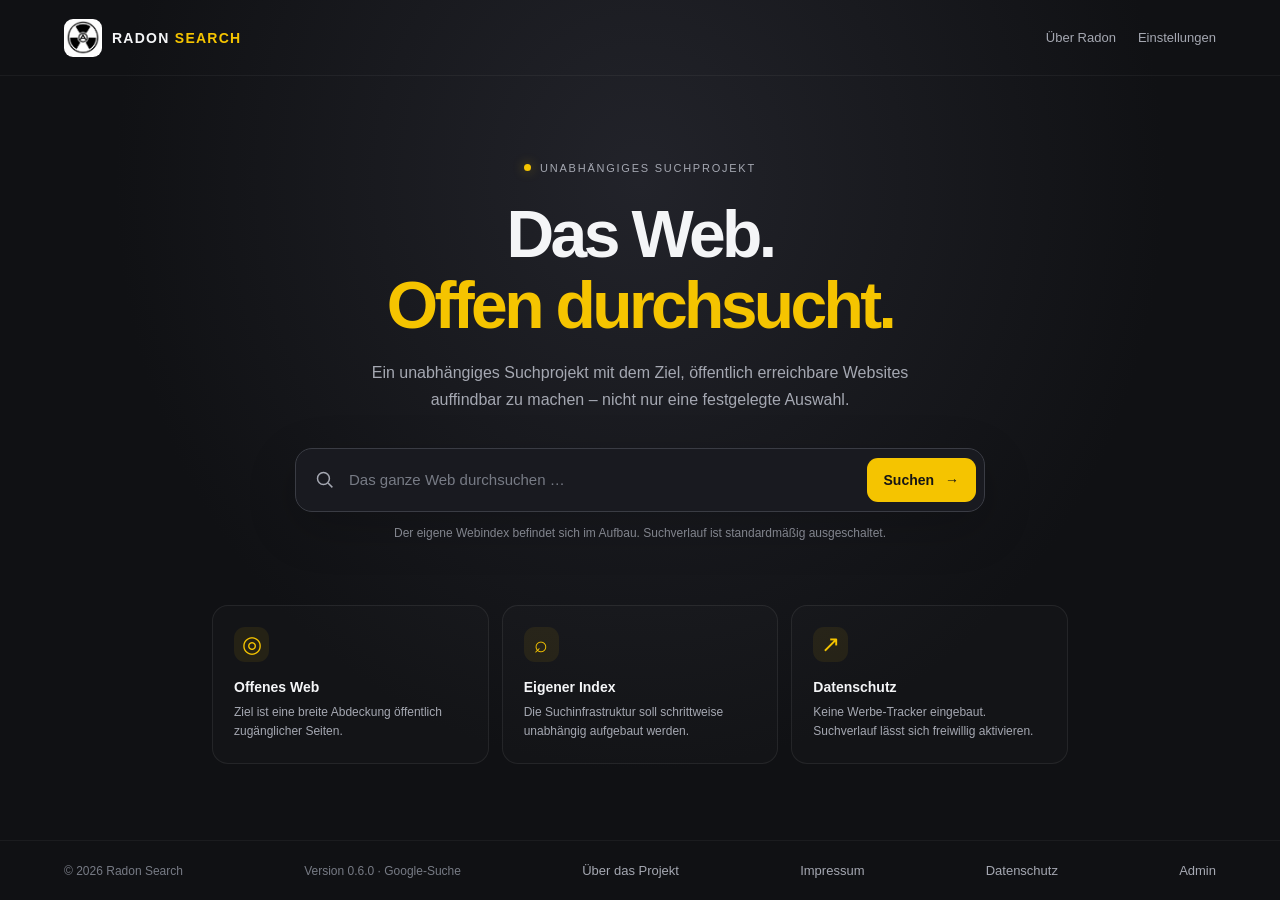
<file: index.html>
<!doctype html>
<html lang="de"><head><meta charset="utf-8"><meta name="viewport" content="width=device-width, initial-scale=1"><meta name="theme-color" content="#101114"><link rel="icon" type="image/jpeg" href="fd56e949-8be5-476f-b68e-31961018c096.jpeg"><meta name="description" content="Radon Search – eine unabhängige Suchmaschine für das öffentliche Web."><title>Radon Search</title><link rel="stylesheet" href="assets/style.css"></head>
<body><header class="topbar"><a class="brand" href="./" aria-label="Radon Search Startseite"><img class="brand-logo" src="fd56e949-8be5-476f-b68e-31961018c096.jpeg" alt="Radon Search Logo"><span>RADON <b>SEARCH</b></span></a><nav><a href="about/">Über Radon</a><a href="settings/">Einstellungen</a></nav></header>
<main class="hero"><div class="eyebrow"><span class="status-dot"></span> UNABHÄNGIGES SUCHPROJEKT</div><h1>Das Web. <span>Offen durchsucht.</span></h1><p class="intro">Ein unabhängiges Suchprojekt mit dem Ziel, öffentlich erreichbare Websites auffindbar zu machen – nicht nur eine festgelegte Auswahl.</p>
<form class="search-form" action="search/" method="get"><svg aria-hidden="true" viewBox="0 0 24 24"><circle cx="10.8" cy="10.8" r="6.8"></circle><path d="m16 16 5 5"></path></svg><input name="q" type="search" placeholder="Das ganze Web durchsuchen …" aria-label="Suchbegriff" maxlength="300" required><button type="submit">Suchen <span aria-hidden="true">→</span></button></form><p class="hint">Der eigene Webindex befindet sich im Aufbau. Suchverlauf ist standardmäßig ausgeschaltet.</p>
<div class="feature-grid"><article><span class="feature-icon">◎</span><h2>Offenes Web</h2><p>Ziel ist eine breite Abdeckung öffentlich zugänglicher Seiten.</p></article><article><span class="feature-icon">⌕</span><h2>Eigener Index</h2><p>Die Suchinfrastruktur soll schrittweise unabhängig aufgebaut werden.</p></article><article><span class="feature-icon">↗</span><h2>Datenschutz</h2><p>Keine Werbe-Tracker eingebaut. Suchverlauf lässt sich freiwillig aktivieren.</p></article></div></main>
<footer><span>© <span id="year"></span> Radon Search</span><span>Version 0.6.0 · Google-Suche</span><a href="about/">Über das Projekt</a><a href="impressum/">Impressum</a><a href="datenschutz/">Datenschutz</a><a href="admin/">Admin</a></footer><script src="assets/config.js"></script><script src="assets/app.js"></script><script>document.getElementById('year').textContent=new Date().getFullYear();</script></body></html>
</file>
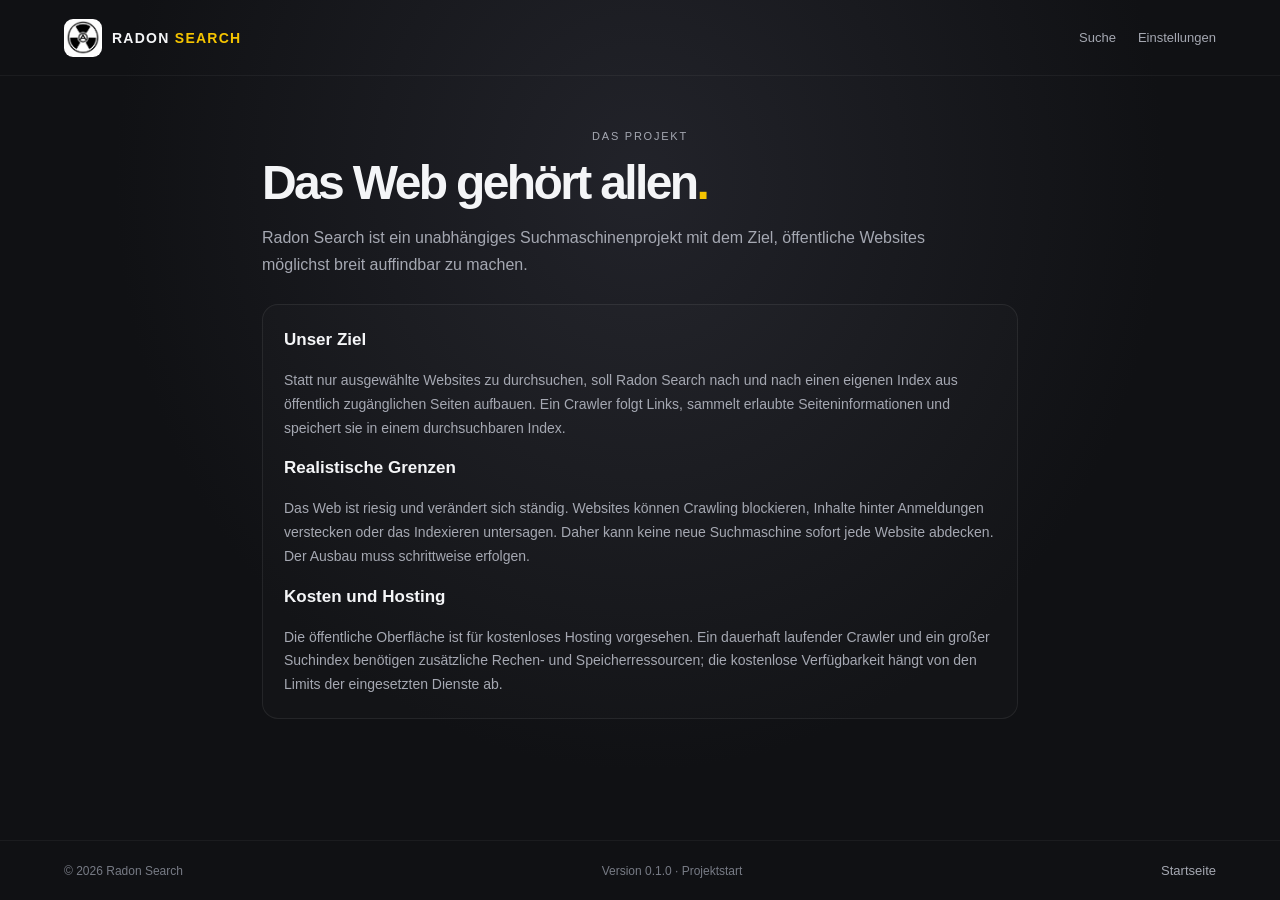
<file: about/index.html>
<!doctype html><html lang="de"><head><meta charset="utf-8"><meta name="viewport" content="width=device-width, initial-scale=1"><meta name="theme-color" content="#101114"><link rel="icon" type="image/jpeg" href="../fd56e949-8be5-476f-b68e-31961018c096.jpeg"><title>Über das Projekt · Radon Search</title><link rel="stylesheet" href="../assets/style.css"></head><body><header class="topbar"><a class="brand" href="../"><img class="brand-logo" src="../fd56e949-8be5-476f-b68e-31961018c096.jpeg" alt="Radon Search Logo"><span>RADON <b>SEARCH</b></span></a><nav><a href="../search/">Suche</a><a href="../settings/">Einstellungen</a></nav></header><main class="page-main"><div class="eyebrow">DAS PROJEKT</div><h1>Das Web gehört allen<span>.</span></h1><p class="intro">Radon Search ist ein unabhängiges Suchmaschinenprojekt mit dem Ziel, öffentliche Websites möglichst breit auffindbar zu machen.</p><section class="content-card"><h2>Unser Ziel</h2><p>Statt nur ausgewählte Websites zu durchsuchen, soll Radon Search nach und nach einen eigenen Index aus öffentlich zugänglichen Seiten aufbauen. Ein Crawler folgt Links, sammelt erlaubte Seiteninformationen und speichert sie in einem durchsuchbaren Index.</p><h2>Realistische Grenzen</h2><p>Das Web ist riesig und verändert sich ständig. Websites können Crawling blockieren, Inhalte hinter Anmeldungen verstecken oder das Indexieren untersagen. Daher kann keine neue Suchmaschine sofort jede Website abdecken. Der Ausbau muss schrittweise erfolgen.</p><h2>Kosten und Hosting</h2><p>Die öffentliche Oberfläche ist für kostenloses Hosting vorgesehen. Ein dauerhaft laufender Crawler und ein großer Suchindex benötigen zusätzliche Rechen- und Speicherressourcen; die kostenlose Verfügbarkeit hängt von den Limits der eingesetzten Dienste ab.</p></section></main><footer><span>© <span id="year"></span> Radon Search</span><span>Version 0.1.0 · Projektstart</span><a href="../">Startseite</a></footer><script>document.getElementById('year').textContent=new Date().getFullYear();</script></body></html>
</file>
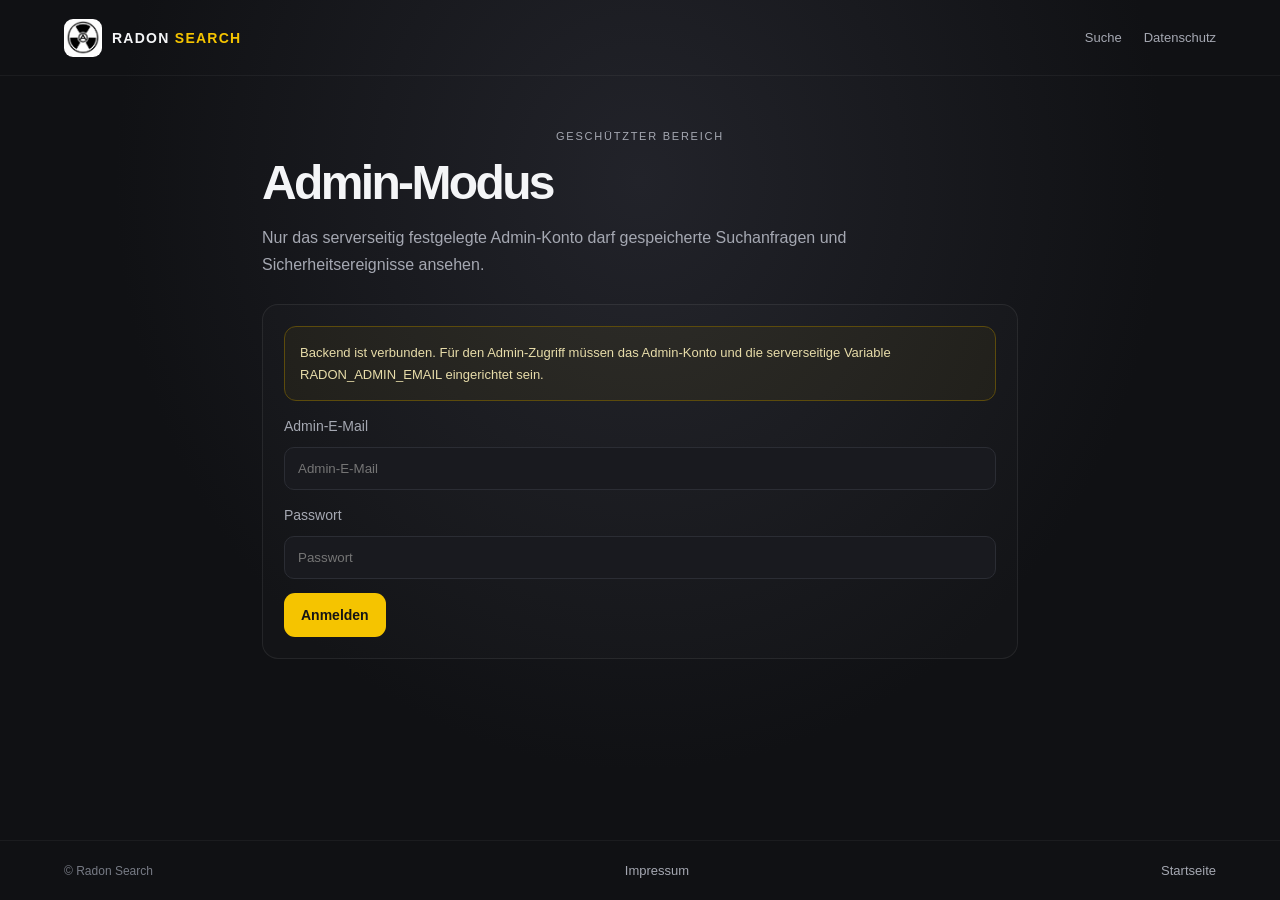
<file: admin/index.html>
<!doctype html>
<html lang="de"><head><meta charset="utf-8"><meta name="viewport" content="width=device-width,initial-scale=1"><meta name="theme-color" content="#101114"><link rel="icon" type="image/jpeg" href="../fd56e949-8be5-476f-b68e-31961018c096.jpeg"><title>Admin-Modus · Radon Search</title><link rel="stylesheet" href="../assets/style.css"></head>
<body><header class="topbar"><a class="brand" href="../"><img class="brand-logo" src="../fd56e949-8be5-476f-b68e-31961018c096.jpeg" alt="Radon Search Logo"><span>RADON <b>SEARCH</b></span></a><nav><a href="../search/">Suche</a><a href="../datenschutz/">Datenschutz</a></nav></header>
<main class="page-main"><div class="eyebrow">GESCHÜTZTER BEREICH</div><h1>Admin-Modus</h1><p class="intro">Nur das serverseitig festgelegte Admin-Konto darf gespeicherte Suchanfragen und Sicherheitsereignisse ansehen.</p><section class="content-card"><div class="notice" id="status">Backend ist verbunden. Für den Admin-Zugriff müssen das Admin-Konto und die serverseitige Variable RADON_ADMIN_EMAIL eingerichtet sein.</div><p><label for="email">Admin-E-Mail</label><br><input id="email" type="email" autocomplete="username" placeholder="Admin-E-Mail" style="width:100%;margin-top:8px;padding:13px;border-radius:10px;border:1px solid var(--line);background:var(--panel);color:var(--text)"></p><p><label for="password">Passwort</label><br><input id="password" type="password" autocomplete="current-password" placeholder="Passwort" style="width:100%;margin-top:8px;padding:13px;border-radius:10px;border:1px solid var(--line);background:var(--panel);color:var(--text)"></p><button class="primary-button" id="login" type="button">Anmelden</button> <button class="primary-button" id="logout" type="button" hidden>Abmelden</button><div id="dashboard" hidden><h2>Suchanfragen</h2><div id="searches"></div><h2>Sicherheitsereignisse</h2><div id="events"></div></div></section></main><footer><span>© <span id="year"></span> Radon Search</span><a href="../impressum/">Impressum</a><a href="../">Startseite</a></footer>
<script src="../assets/config.js"></script><script type="module">
import { createClient } from "https://esm.sh/@supabase/supabase-js@2.57.0";
document.getElementById('year').textContent=new Date().getFullYear();
const config=window.RADON_CONFIG||{};const status=document.getElementById('status');let client=null;
const safe=(value)=>String(value??'').replace(/[&<>"']/g,c=>({'&':'&amp;','<':'&lt;','>':'&gt;','"':'&quot;',"'":'&#39;'}[c]));
async function loadDashboard(){const {data:{session}}=await client.auth.getSession();if(!session)throw new Error('Bitte anmelden.');const response=await fetch(config.apiUrl,{method:'POST',headers:{'Content-Type':'application/json','Authorization':'Bearer '+session.access_token},body:JSON.stringify({action:'admin-summary'})});const data=await response.json();if(!response.ok)throw new Error(data.error||'Admin-Zugriff verweigert.');document.getElementById('dashboard').hidden=false;document.getElementById('logout').hidden=false;document.getElementById('login').hidden=true;document.getElementById('searches').innerHTML=(data.searches||[]).map(x=>'<article class="result-item"><strong>'+safe(x.query_text)+'</strong><p>'+safe(x.created_at)+' · ID '+safe(x.id)+' <button class="primary-button" data-delete="'+safe(x.id)+'" type="button">Löschen</button></p></article>').join('')||'<p>Keine gespeicherten Suchanfragen.</p>';document.getElementById('events').innerHTML=(data.events||[]).map(x=>'<article class="result-item"><strong>'+safe(x.event_type)+'</strong><p>'+safe(x.reason)+' · '+safe(x.created_at)+'</p></article>').join('')||'<p>Keine Sicherheitsereignisse.</p>';status.textContent='Admin-Anmeldung erfolgreich.';}
document.getElementById('login').addEventListener('click',async()=>{try{if(!config.supabaseUrl||!config.supabaseAnonKey||!config.apiUrl)throw new Error('Backend nicht konfiguriert.');client=createClient(config.supabaseUrl,config.supabaseAnonKey);const {error}=await client.auth.signInWithPassword({email:document.getElementById('email').value,password:document.getElementById('password').value});if(error)throw error;await loadDashboard();}catch(e){status.textContent=e.message||'Anmeldung fehlgeschlagen.';}});
document.getElementById('logout').addEventListener('click',async()=>{if(client)await client.auth.signOut();document.getElementById('dashboard').hidden=true;document.getElementById('logout').hidden=true;document.getElementById('login').hidden=false;status.textContent='Abgemeldet.';});
document.getElementById('searches').addEventListener('click',async(e)=>{const id=e.target?.dataset?.delete;if(!id||!client)return;try{const {data:{session}}=await client.auth.getSession();const response=await fetch(config.apiUrl,{method:'POST',headers:{'Content-Type':'application/json','Authorization':'Bearer '+session.access_token},body:JSON.stringify({action:'admin-delete-search',id:Number(id)})});const data=await response.json();if(!response.ok)throw new Error(data.error||'Löschen fehlgeschlagen.');await loadDashboard();}catch(err){status.textContent=err.message||'Fehler beim Löschen.';}});
</script></body></html>
</file>
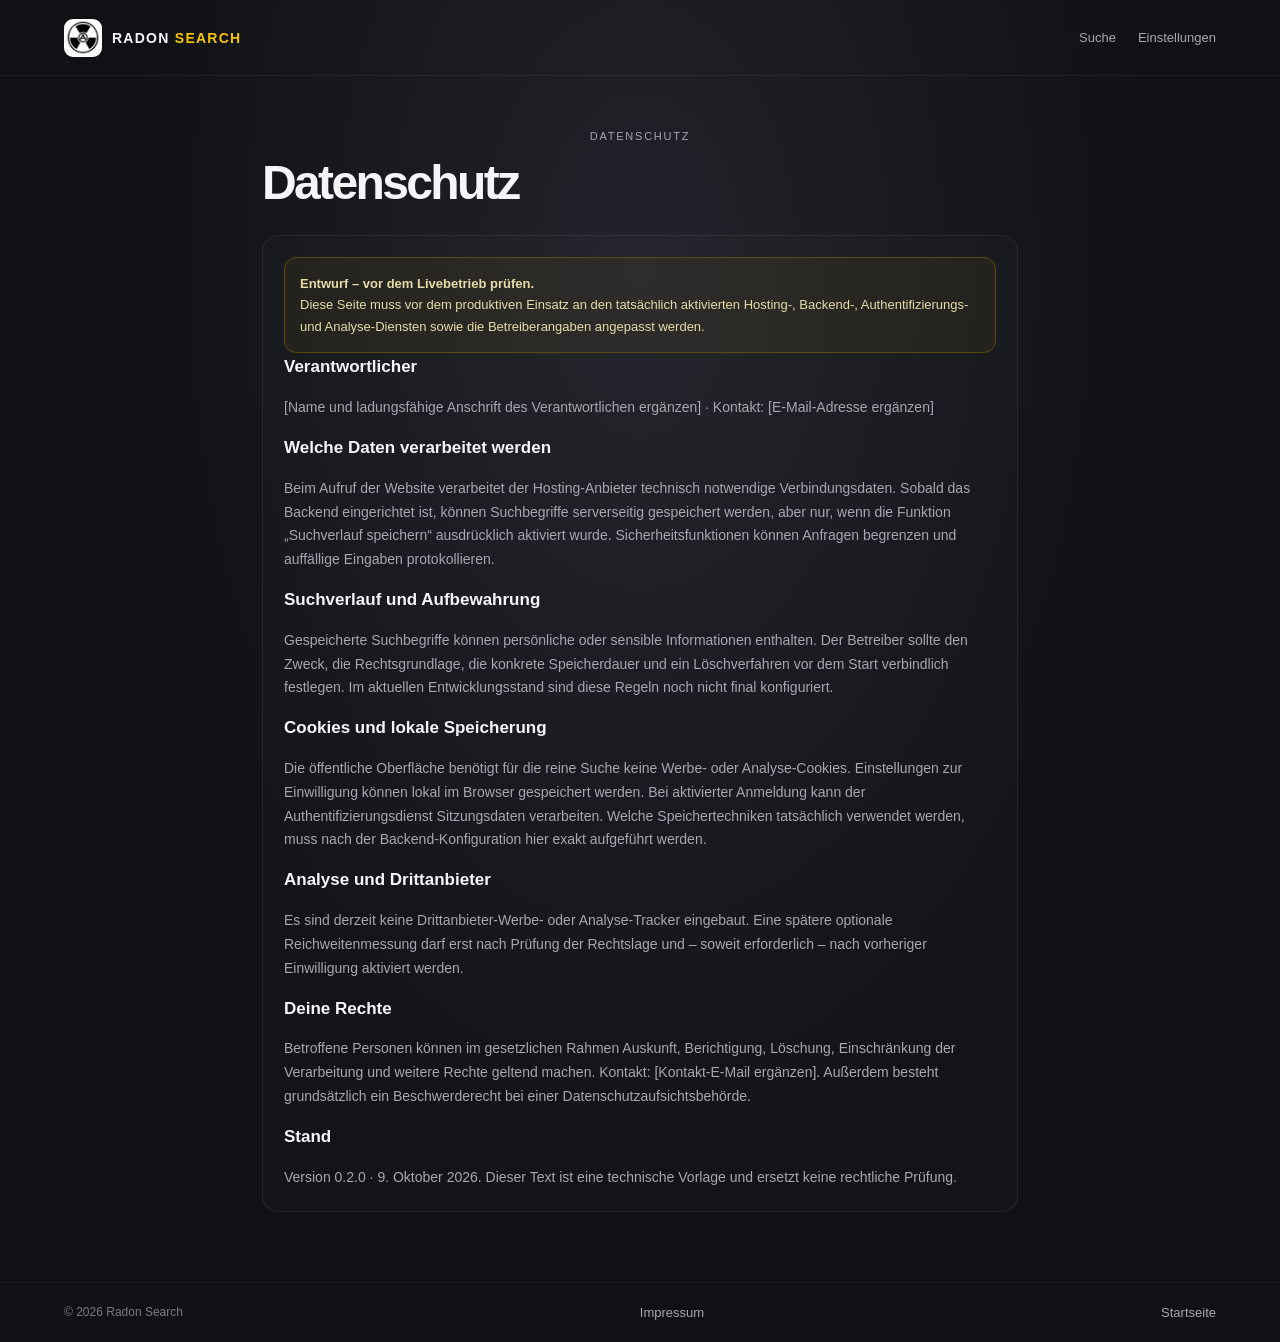
<file: datenschutz/index.html>
<!doctype html>
<html lang="de"><head><meta charset="utf-8"><meta name="viewport" content="width=device-width,initial-scale=1"><meta name="theme-color" content="#101114"><link rel="icon" type="image/jpeg" href="../fd56e949-8be5-476f-b68e-31961018c096.jpeg"><title>Datenschutz · Radon Search</title><link rel="stylesheet" href="../assets/style.css"></head>
<body><header class="topbar"><a class="brand" href="../"><img class="brand-logo" src="../fd56e949-8be5-476f-b68e-31961018c096.jpeg" alt="Radon Search Logo"><span>RADON <b>SEARCH</b></span></a><nav><a href="../search/">Suche</a><a href="../settings/">Einstellungen</a></nav></header>
<main class="page-main"><div class="eyebrow">DATENSCHUTZ</div><h1>Datenschutz</h1><section class="content-card">
<div class="notice"><strong>Entwurf – vor dem Livebetrieb prüfen.</strong><br>Diese Seite muss vor dem produktiven Einsatz an den tatsächlich aktivierten Hosting-, Backend-, Authentifizierungs- und Analyse-Diensten sowie die Betreiberangaben angepasst werden.</div>
<h2>Verantwortlicher</h2><p>[Name und ladungsfähige Anschrift des Verantwortlichen ergänzen] · Kontakt: [E-Mail-Adresse ergänzen]</p>
<h2>Welche Daten verarbeitet werden</h2><p>Beim Aufruf der Website verarbeitet der Hosting-Anbieter technisch notwendige Verbindungsdaten. Sobald das Backend eingerichtet ist, können Suchbegriffe serverseitig gespeichert werden, aber nur, wenn die Funktion „Suchverlauf speichern“ ausdrücklich aktiviert wurde. Sicherheitsfunktionen können Anfragen begrenzen und auffällige Eingaben protokollieren.</p>
<h2>Suchverlauf und Aufbewahrung</h2><p>Gespeicherte Suchbegriffe können persönliche oder sensible Informationen enthalten. Der Betreiber sollte den Zweck, die Rechtsgrundlage, die konkrete Speicherdauer und ein Löschverfahren vor dem Start verbindlich festlegen. Im aktuellen Entwicklungsstand sind diese Regeln noch nicht final konfiguriert.</p>
<h2>Cookies und lokale Speicherung</h2><p>Die öffentliche Oberfläche benötigt für die reine Suche keine Werbe- oder Analyse-Cookies. Einstellungen zur Einwilligung können lokal im Browser gespeichert werden. Bei aktivierter Anmeldung kann der Authentifizierungsdienst Sitzungsdaten verarbeiten. Welche Speichertechniken tatsächlich verwendet werden, muss nach der Backend-Konfiguration hier exakt aufgeführt werden.</p>
<h2>Analyse und Drittanbieter</h2><p>Es sind derzeit keine Drittanbieter-Werbe- oder Analyse-Tracker eingebaut. Eine spätere optionale Reichweitenmessung darf erst nach Prüfung der Rechtslage und – soweit erforderlich – nach vorheriger Einwilligung aktiviert werden.</p>
<h2>Deine Rechte</h2><p>Betroffene Personen können im gesetzlichen Rahmen Auskunft, Berichtigung, Löschung, Einschränkung der Verarbeitung und weitere Rechte geltend machen. Kontakt: [Kontakt-E-Mail ergänzen]. Außerdem besteht grundsätzlich ein Beschwerderecht bei einer Datenschutzaufsichtsbehörde.</p>
<h2>Stand</h2><p>Version 0.2.0 · 9. Oktober 2026. Dieser Text ist eine technische Vorlage und ersetzt keine rechtliche Prüfung.</p>
</section></main><footer><span>© <span id="year"></span> Radon Search</span><a href="../impressum/">Impressum</a><a href="../">Startseite</a></footer><script>document.getElementById('year').textContent=new Date().getFullYear();</script></body></html>
</file>
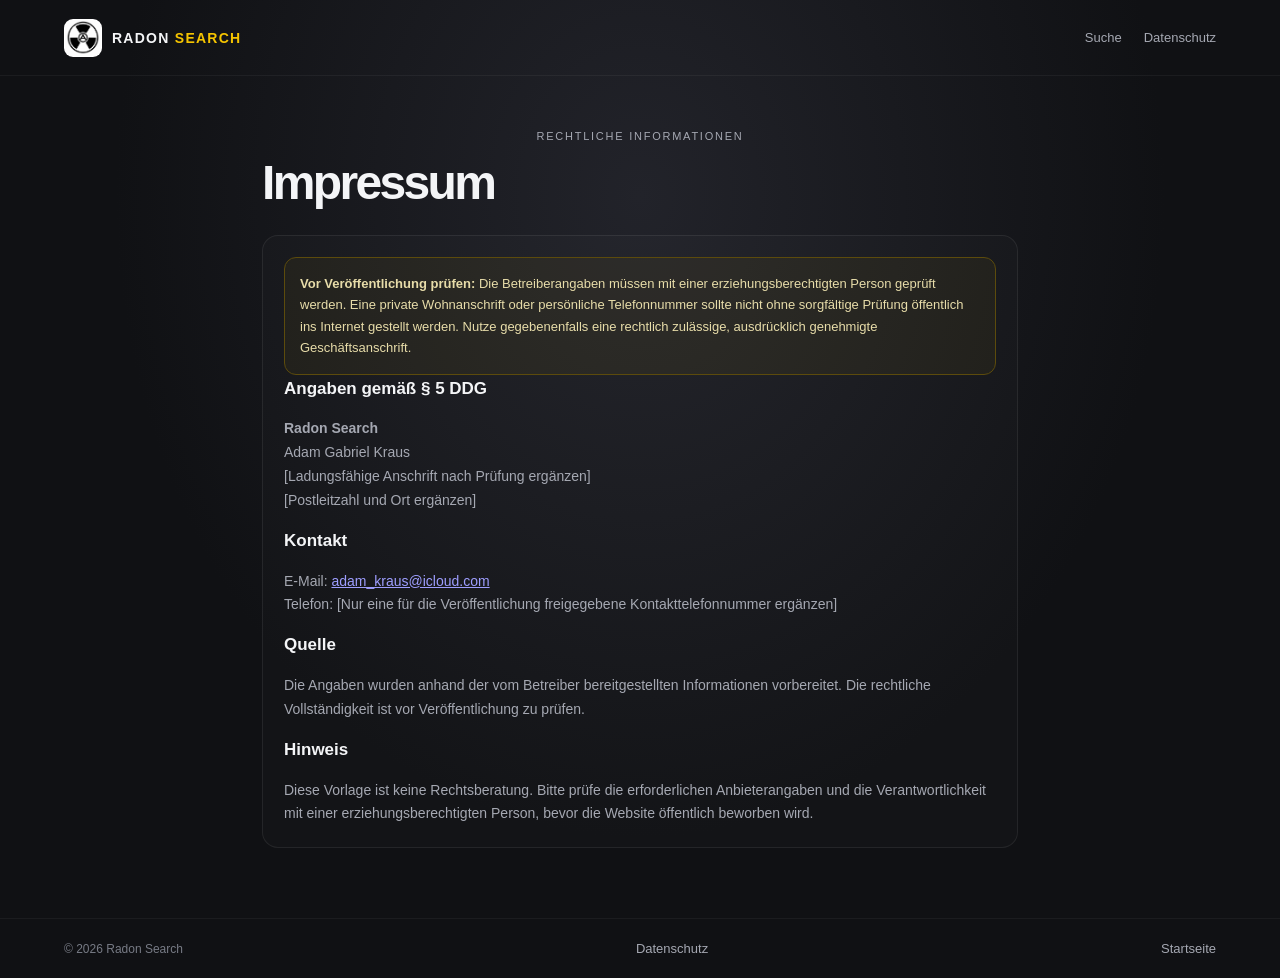
<file: impressum/index.html>
<!doctype html>
<html lang="de"><head><meta charset="utf-8"><meta name="viewport" content="width=device-width,initial-scale=1"><meta name="theme-color" content="#101114"><link rel="icon" type="image/jpeg" href="../fd56e949-8be5-476f-b68e-31961018c096.jpeg"><meta name="description" content="Impressum und Kontakt von Radon Search."><title>Impressum · Radon Search</title><link rel="stylesheet" href="../assets/style.css"></head>
<body><header class="topbar"><a class="brand" href="../" aria-label="Radon Search Startseite"><img class="brand-logo" src="../fd56e949-8be5-476f-b68e-31961018c096.jpeg" alt="Radon Search Logo"><span>RADON <b>SEARCH</b></span></a><nav><a href="../search/">Suche</a><a href="../datenschutz/">Datenschutz</a></nav></header>
<main class="page-main"><div class="eyebrow">RECHTLICHE INFORMATIONEN</div><h1>Impressum</h1><section class="content-card">
<div class="notice"><strong>Vor Veröffentlichung prüfen:</strong> Die Betreiberangaben müssen mit einer erziehungsberechtigten Person geprüft werden. Eine private Wohnanschrift oder persönliche Telefonnummer sollte nicht ohne sorgfältige Prüfung öffentlich ins Internet gestellt werden. Nutze gegebenenfalls eine rechtlich zulässige, ausdrücklich genehmigte Geschäftsanschrift.</div>
<h2>Angaben gemäß § 5 DDG</h2><p><strong>Radon Search</strong><br>Adam Gabriel Kraus<br>[Ladungsfähige Anschrift nach Prüfung ergänzen]<br>[Postleitzahl und Ort ergänzen]</p>
<h2>Kontakt</h2><p>E-Mail: <a href="mailto:adam_kraus@icloud.com">adam_kraus@icloud.com</a><br>Telefon: [Nur eine für die Veröffentlichung freigegebene Kontakttelefonnummer ergänzen]</p>
<h2>Quelle</h2><p>Die Angaben wurden anhand der vom Betreiber bereitgestellten Informationen vorbereitet. Die rechtliche Vollständigkeit ist vor Veröffentlichung zu prüfen.</p>
<h2>Hinweis</h2><p>Diese Vorlage ist keine Rechtsberatung. Bitte prüfe die erforderlichen Anbieterangaben und die Verantwortlichkeit mit einer erziehungsberechtigten Person, bevor die Website öffentlich beworben wird.</p>
</section></main><footer><span>© <span id="year"></span> Radon Search</span><a href="../datenschutz/">Datenschutz</a><a href="../">Startseite</a></footer><script>document.getElementById('year').textContent=new Date().getFullYear();</script></body></html>
</file>
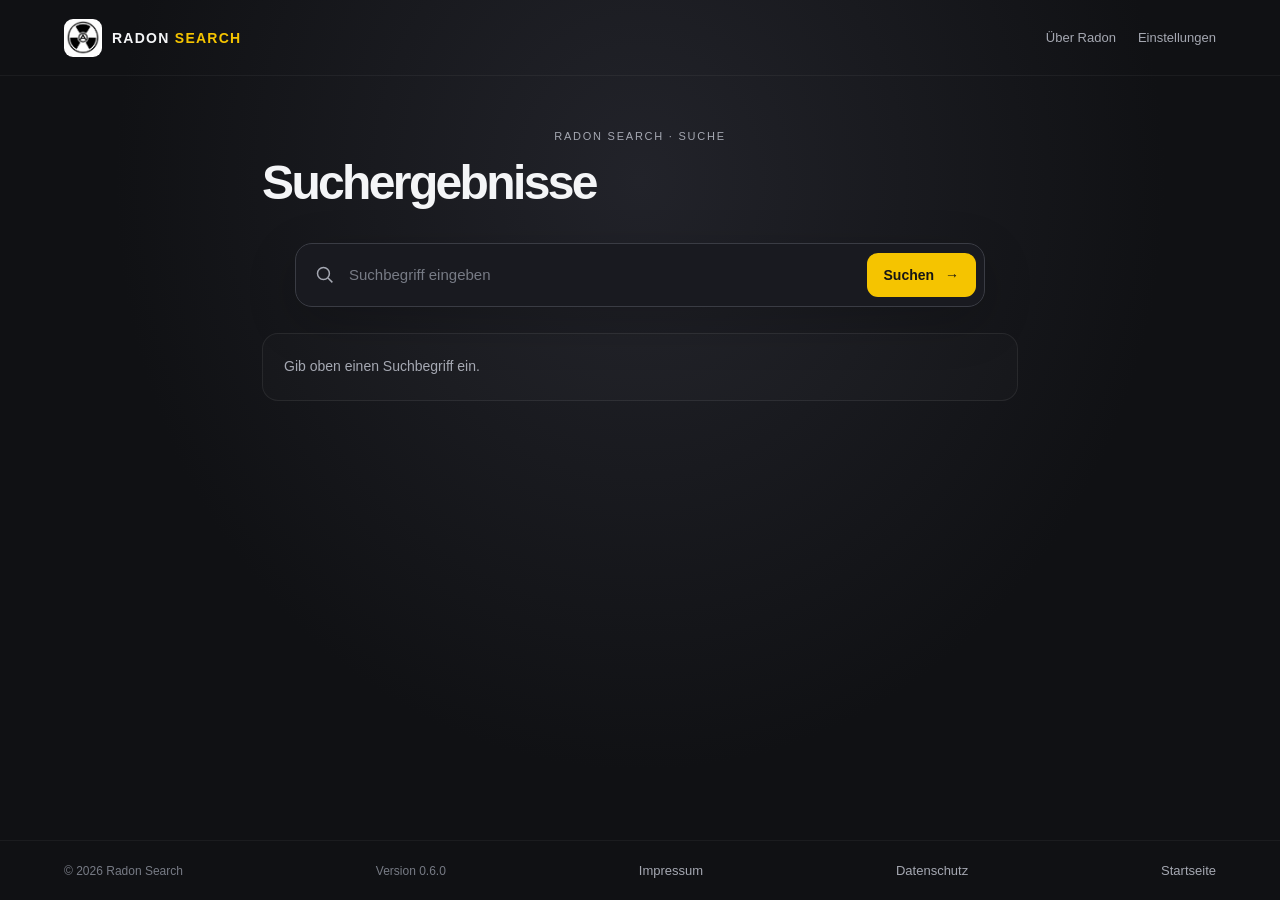
<file: search/index.html>
<!doctype html><html lang="de"><head><meta charset="utf-8"><meta name="viewport" content="width=device-width, initial-scale=1"><meta name="theme-color" content="#101114"><link rel="icon" type="image/jpeg" href="../fd56e949-8be5-476f-b68e-31961018c096.jpeg"><title>Suche · Radon Search</title><link rel="stylesheet" href="../assets/style.css"></head><body><header class="topbar"><a class="brand" href="../"><img class="brand-logo" src="../fd56e949-8be5-476f-b68e-31961018c096.jpeg" alt="Radon Search Logo"><span>RADON <b>SEARCH</b></span></a><nav><a href="../about/">Über Radon</a><a href="../settings/">Einstellungen</a></nav></header><main class="page-main"><div class="eyebrow">RADON SEARCH · SUCHE</div><h1>Suchergebnisse</h1><form class="search-form" action="../search/" method="get"><svg aria-hidden="true" viewBox="0 0 24 24"><circle cx="10.8" cy="10.8" r="6.8"></circle><path d="m16 16 5 5"></path></svg><input id="q" name="q" type="search" placeholder="Suchbegriff eingeben" aria-label="Suchbegriff" maxlength="300" required><button type="submit">Suchen <span>→</span></button></form><p class="result-query" id="query-label"></p><section class="content-card" aria-live="polite" id="results"><p class="hint">Suche wird gestartet …</p></section></main><footer><span>© <span id="year"></span> Radon Search</span><span>Version 0.6.0</span><a href="../impressum/">Impressum</a><a href="../datenschutz/">Datenschutz</a><a href="../">Startseite</a></footer>
<script src="../assets/config.js"></script><script src="../assets/app.js"></script><script>
const params=new URLSearchParams(location.search);const q=(params.get('q')||'').trim();const field=document.getElementById('q');field.value=q;document.getElementById('query-label').textContent=q?'Suchanfrage: '+q:'';document.getElementById('year').textContent=new Date().getFullYear();
const resultsBox=document.getElementById('results');
if(!q){resultsBox.textContent='Gib oben einen Suchbegriff ein.';}
else if(window.RadonSearch && window.RadonSearch.search){
  window.RadonSearch.search(q).then(data=>{
    resultsBox.replaceChildren();
    if(data.message){const note=document.createElement('p');note.className='hint';note.textContent=data.message;resultsBox.appendChild(note);}
    if(Array.isArray(data.results) && data.results.length){
      data.results.forEach(result=>{
        const item=document.createElement('article');item.className='result-item';
        const link=document.createElement('a');link.href=result.url;link.target='_blank';link.rel='noopener noreferrer';link.textContent=result.title;
        const snippet=document.createElement('p');snippet.textContent=result.snippet || 'Ergebnis öffnen, um weitere Informationen zu lesen.';
        const source=document.createElement('small');source.textContent=result.source || 'Radon Search';
        item.append(link,snippet,source);resultsBox.appendChild(item);
      });
    }
    if(!Array.isArray(data.results) || data.results.length===0){
      const fallback=document.createElement('div');fallback.className='ddg-fallback';
      const title=document.createElement('p');title.className='notice';title.textContent='Radon konnte keine eingebetteten Webtreffer abrufen. Die Google-Suche wird mit derselben Suchanfrage direkt geöffnet.';
      const link=document.createElement('a');link.className='ddg-button';link.href='https://www.google.com/search?q='+encodeURIComponent(q);link.target='_blank';link.rel='noopener noreferrer';link.textContent='Mit Google suchen ↗';
      const ddg=document.createElement('a');ddg.className='ddg-secondary';ddg.href='https://duckduckgo.com/?q='+encodeURIComponent(q);ddg.target='_blank';ddg.rel='noopener noreferrer';ddg.textContent='Alternativ DuckDuckGo öffnen ↗';
      fallback.append(title,link,ddg);resultsBox.appendChild(fallback);
    } else {
      const link=document.createElement('a');link.className='ddg-secondary';link.href='https://www.google.com/search?q='+encodeURIComponent(q);link.target='_blank';link.rel='noopener noreferrer';link.textContent='Weitere Ergebnisse bei Google ↗';resultsBox.appendChild(link);
      const ddg=document.createElement('a');ddg.className='ddg-secondary';ddg.href='https://duckduckgo.com/?q='+encodeURIComponent(q);ddg.target='_blank';ddg.rel='noopener noreferrer';ddg.textContent='DuckDuckGo öffnen ↗';resultsBox.appendChild(ddg);
    }
  }).catch(error=>{
    resultsBox.replaceChildren();const n=document.createElement('p');n.className='notice';n.textContent='Radon-Backend momentan nicht erreichbar. Du kannst die Suche trotzdem direkt bei Google ausführen.';
    const link=document.createElement('a');link.className='ddg-button';link.href='https://www.google.com/search?q='+encodeURIComponent(q);link.target='_blank';link.rel='noopener noreferrer';link.textContent='Mit Google suchen ↗';
    const ddg=document.createElement('a');ddg.className='ddg-secondary';ddg.href='https://duckduckgo.com/?q='+encodeURIComponent(q);ddg.target='_blank';ddg.rel='noopener noreferrer';ddg.textContent='Alternativ DuckDuckGo öffnen ↗';
    resultsBox.append(n,link,ddg);
  });
}
</script></body></html>
</file>
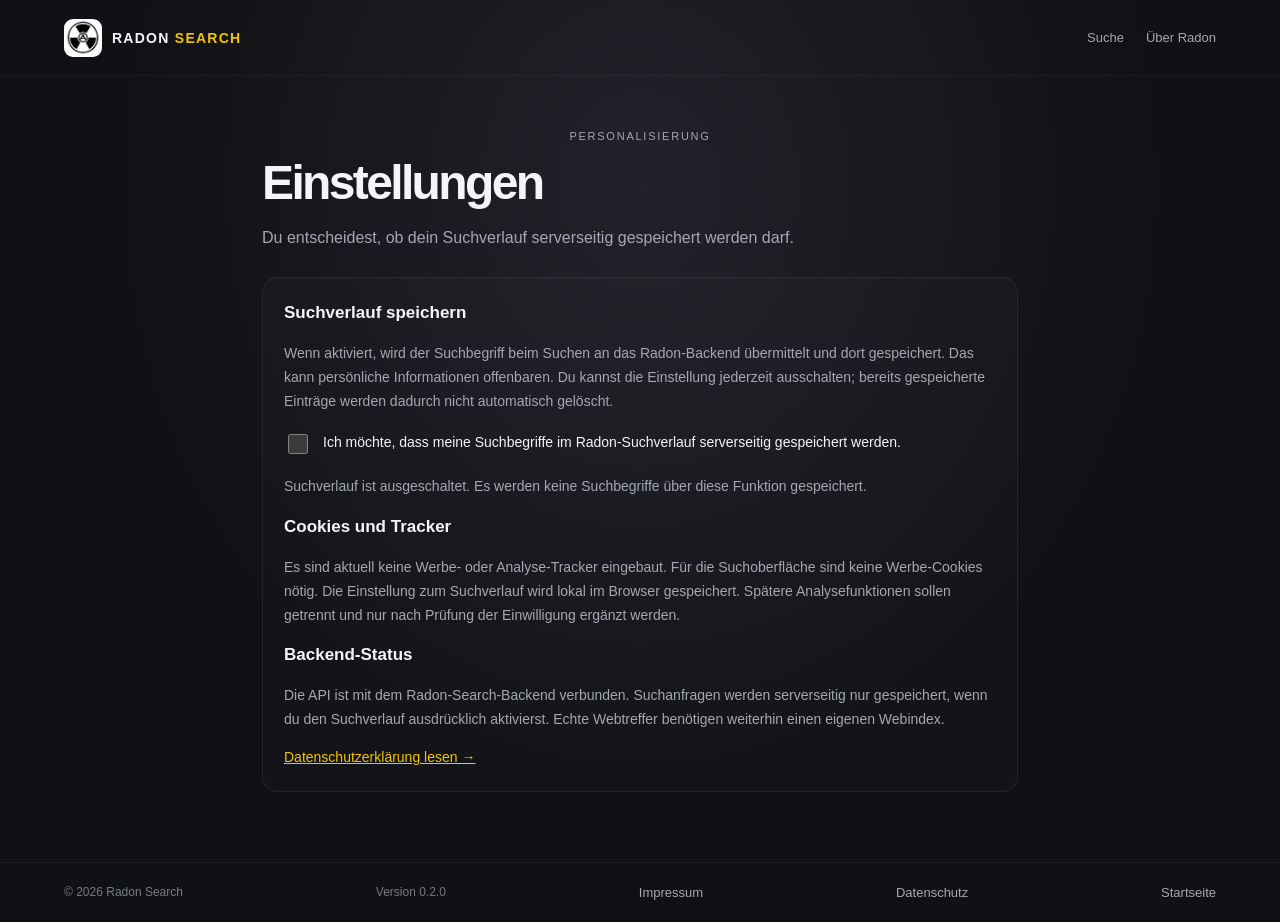
<file: settings/index.html>
<!doctype html><html lang="de"><head><meta charset="utf-8"><meta name="viewport" content="width=device-width, initial-scale=1"><meta name="theme-color" content="#101114"><link rel="icon" type="image/jpeg" href="../fd56e949-8be5-476f-b68e-31961018c096.jpeg"><title>Einstellungen · Radon Search</title><link rel="stylesheet" href="../assets/style.css"></head><body><header class="topbar"><a class="brand" href="../"><img class="brand-logo" src="../fd56e949-8be5-476f-b68e-31961018c096.jpeg" alt="Radon Search Logo"><span>RADON <b>SEARCH</b></span></a><nav><a href="../search/">Suche</a><a href="../about/">Über Radon</a></nav></header><main class="page-main"><div class="eyebrow">PERSONALISIERUNG</div><h1>Einstellungen</h1><p class="intro">Du entscheidest, ob dein Suchverlauf serverseitig gespeichert werden darf.</p><section class="content-card"><h2>Suchverlauf speichern</h2><p>Wenn aktiviert, wird der Suchbegriff beim Suchen an das Radon-Backend übermittelt und dort gespeichert. Das kann persönliche Informationen offenbaren. Du kannst die Einstellung jederzeit ausschalten; bereits gespeicherte Einträge werden dadurch nicht automatisch gelöscht.</p><label style="display:flex;gap:12px;align-items:flex-start;margin:18px 0;color:var(--text)"><input type="checkbox" data-history-consent style="width:20px;height:20px;accent-color:var(--accent);flex:none"><span>Ich möchte, dass meine Suchbegriffe im Radon-Suchverlauf serverseitig gespeichert werden.</span></label><p data-cookie-status aria-live="polite"></p><h2>Cookies und Tracker</h2><p>Es sind aktuell keine Werbe- oder Analyse-Tracker eingebaut. Für die Suchoberfläche sind keine Werbe-Cookies nötig. Die Einstellung zum Suchverlauf wird lokal im Browser gespeichert. Spätere Analysefunktionen sollen getrennt und nur nach Prüfung der Einwilligung ergänzt werden.</p><h2>Backend-Status</h2><p>Die API ist mit dem Radon-Search-Backend verbunden. Suchanfragen werden serverseitig nur gespeichert, wenn du den Suchverlauf ausdrücklich aktivierst. Echte Webtreffer benötigen weiterhin einen eigenen Webindex.</p><p><a href="../datenschutz/" style="color:var(--accent)">Datenschutzerklärung lesen →</a></p></section></main><footer><span>© <span id="year"></span> Radon Search</span><span>Version 0.2.0</span><a href="../impressum/">Impressum</a><a href="../datenschutz/">Datenschutz</a><a href="../">Startseite</a></footer><script src="../assets/config.js"></script><script src="../assets/app.js"></script><script>document.getElementById('year').textContent=new Date().getFullYear();</script></body></html>
</file>
<file: assets/style.css>
:root{color-scheme:dark;--bg:#101114;--panel:#191a1f;--line:#2b2d34;--text:#f4f5f7;--muted:#a5a8b2;--accent:#f5c400;--accent2:#ffe36b}*{box-sizing:border-box}html{min-height:100%;background:var(--bg)}body{margin:0;min-height:100vh;background:radial-gradient(ellipse at 50% 20%,#22232a 0%,var(--bg) 58%);color:var(--text);font-family:-apple-system,BlinkMacSystemFont,"Segoe UI",sans-serif;display:flex;flex-direction:column}.topbar{min-height:76px;padding:0 clamp(18px,5vw,68px);display:flex;align-items:center;justify-content:space-between;border-bottom:1px solid #ffffff0c}.brand{display:flex;align-items:center;gap:10px;color:var(--text);font-weight:850;letter-spacing:.09em;text-decoration:none;font-size:14px}.brand b{color:var(--accent)}.brand-mark{display:grid;place-items:center;width:32px;height:32px;border:1px solid var(--accent);border-radius:10px;color:var(--accent);font-size:18px;letter-spacing:0}.topbar nav{display:flex;gap:22px}.topbar nav a,footer a{font-size:13px;color:var(--muted);text-decoration:none}.topbar nav a:hover,footer a:hover{color:var(--accent)}.hero{width:min(900px,100%);margin:auto;padding:74px 22px 64px;text-align:center}.eyebrow{font-size:11px;letter-spacing:.16em;color:var(--muted);display:flex;align-items:center;justify-content:center;gap:9px}.status-dot{width:7px;height:7px;background:var(--accent);border-radius:50%;box-shadow:0 0 12px #f5c40066}h1{font-size:clamp(36px,7vw,66px);line-height:1.08;letter-spacing:-.055em;margin:25px 0 18px;font-weight:800}h1 span{display:block;color:var(--accent)}.intro{max-width:610px;margin:0 auto;color:var(--muted);font-size:16px;line-height:1.7}.search-form{margin:34px auto 0;max-width:690px;min-height:64px;display:flex;align-items:center;gap:12px;padding:7px 8px 7px 18px;background:#191a20;border:1px solid #3a3c44;border-radius:17px;box-shadow:0 15px 50px #0003}.search-form:focus-within{border-color:#c7a400;box-shadow:0 0 0 3px #f5c40018}.search-form svg{width:21px;flex:none;fill:none;stroke:var(--muted);stroke-width:1.7}.search-form input{min-width:0;flex:1;background:transparent;border:0;outline:0;color:var(--text);font-size:15px}.search-form input::placeholder{color:#777b85}.search-form button,.primary-button{border:0;border-radius:11px;background:var(--accent);color:#151515;font-weight:750;padding:14px 17px;font-size:14px;cursor:pointer}.search-form button:hover,.primary-button:hover{background:var(--accent2)}.search-form button span{margin-left:7px}.hint{font-size:12px;color:#81848d;margin-top:14px}.feature-grid{display:grid;grid-template-columns:repeat(3,1fr);gap:13px;text-align:left;margin-top:65px}.feature-grid article,.content-card{background:#ffffff04;border:1px solid #ffffff12;border-radius:16px;padding:21px}.feature-icon{display:grid;place-items:center;width:35px;height:35px;border-radius:11px;background:#f5c40013;color:var(--accent);font-size:23px}.feature-grid h2{font-size:14px;margin:17px 0 8px}.feature-grid p{font-size:12px;line-height:1.65;color:var(--muted);margin:0}.page-main{width:min(800px,100%);margin:0 auto;flex:1;padding:54px 22px 70px}.page-main h1{font-size:clamp(34px,6vw,48px);margin:15px 0}.page-main h1 span{display:inline}.page-main .intro{margin:0;max-width:700px}.content-card{margin-top:26px;line-height:1.7;color:var(--muted);font-size:14px}.content-card h2{font-size:17px;color:var(--text);margin:0 0 8px}.content-card p:last-child{margin-bottom:0}.result-query{font-size:13px;color:var(--muted);margin:10px 0 22px}.result-query strong{color:var(--text)}.result-item{padding:18px 0;border-bottom:1px solid var(--line)}.result-item a{color:var(--accent);text-decoration:none;font-weight:650}.result-item p{font-size:13px;color:var(--muted);line-height:1.6;margin:8px 0 0}.notice{border:1px solid #5c4b0c;background:#f5c4000b;border-radius:12px;padding:15px;color:#e7dca9;font-size:13px;line-height:1.65}footer{padding:22px clamp(18px,5vw,68px);border-top:1px solid #ffffff0c;display:flex;align-items:center;justify-content:space-between;gap:12px;color:#777b85;font-size:12px}@media(max-width:600px){.topbar{min-height:65px}.topbar nav{gap:12px}.topbar nav a{font-size:12px}.brand{font-size:12px;gap:7px}.hero{padding-top:62px}.intro{font-size:14px}.search-form{gap:9px;padding-left:13px;min-height:58px}.search-form input{font-size:14px}.search-form button{padding:13px 12px}.feature-grid{grid-template-columns:1fr;margin-top:42px}.feature-grid article{padding:17px;display:grid;grid-template-columns:35px 1fr;column-gap:13px}.feature-grid h2{margin:0 0 5px;align-self:end}.feature-grid p{grid-column:2}.feature-icon{grid-row:1/3}footer{flex-wrap:wrap;justify-content:center;text-align:center}footer span:first-child{width:100%}}
.brand-logo{display:block;width:38px;height:38px;object-fit:contain;background:#fff;border-radius:9px;border:1px solid #ffffff26;flex:none}.brand{gap:10px}

.ddg-fallback{margin:18px 0;display:flex;flex-direction:column;align-items:flex-start;gap:12px}.ddg-button{display:inline-flex;align-items:center;justify-content:center;padding:13px 17px;border-radius:11px;background:var(--accent);color:#151515;text-decoration:none;font-weight:750;font-size:14px}.ddg-button:hover{background:var(--accent2)}.ddg-secondary{display:inline-block;margin:16px 0 4px;color:var(--accent);font-size:13px;text-decoration:none}.ddg-secondary:hover{text-decoration:underline}
</file>
